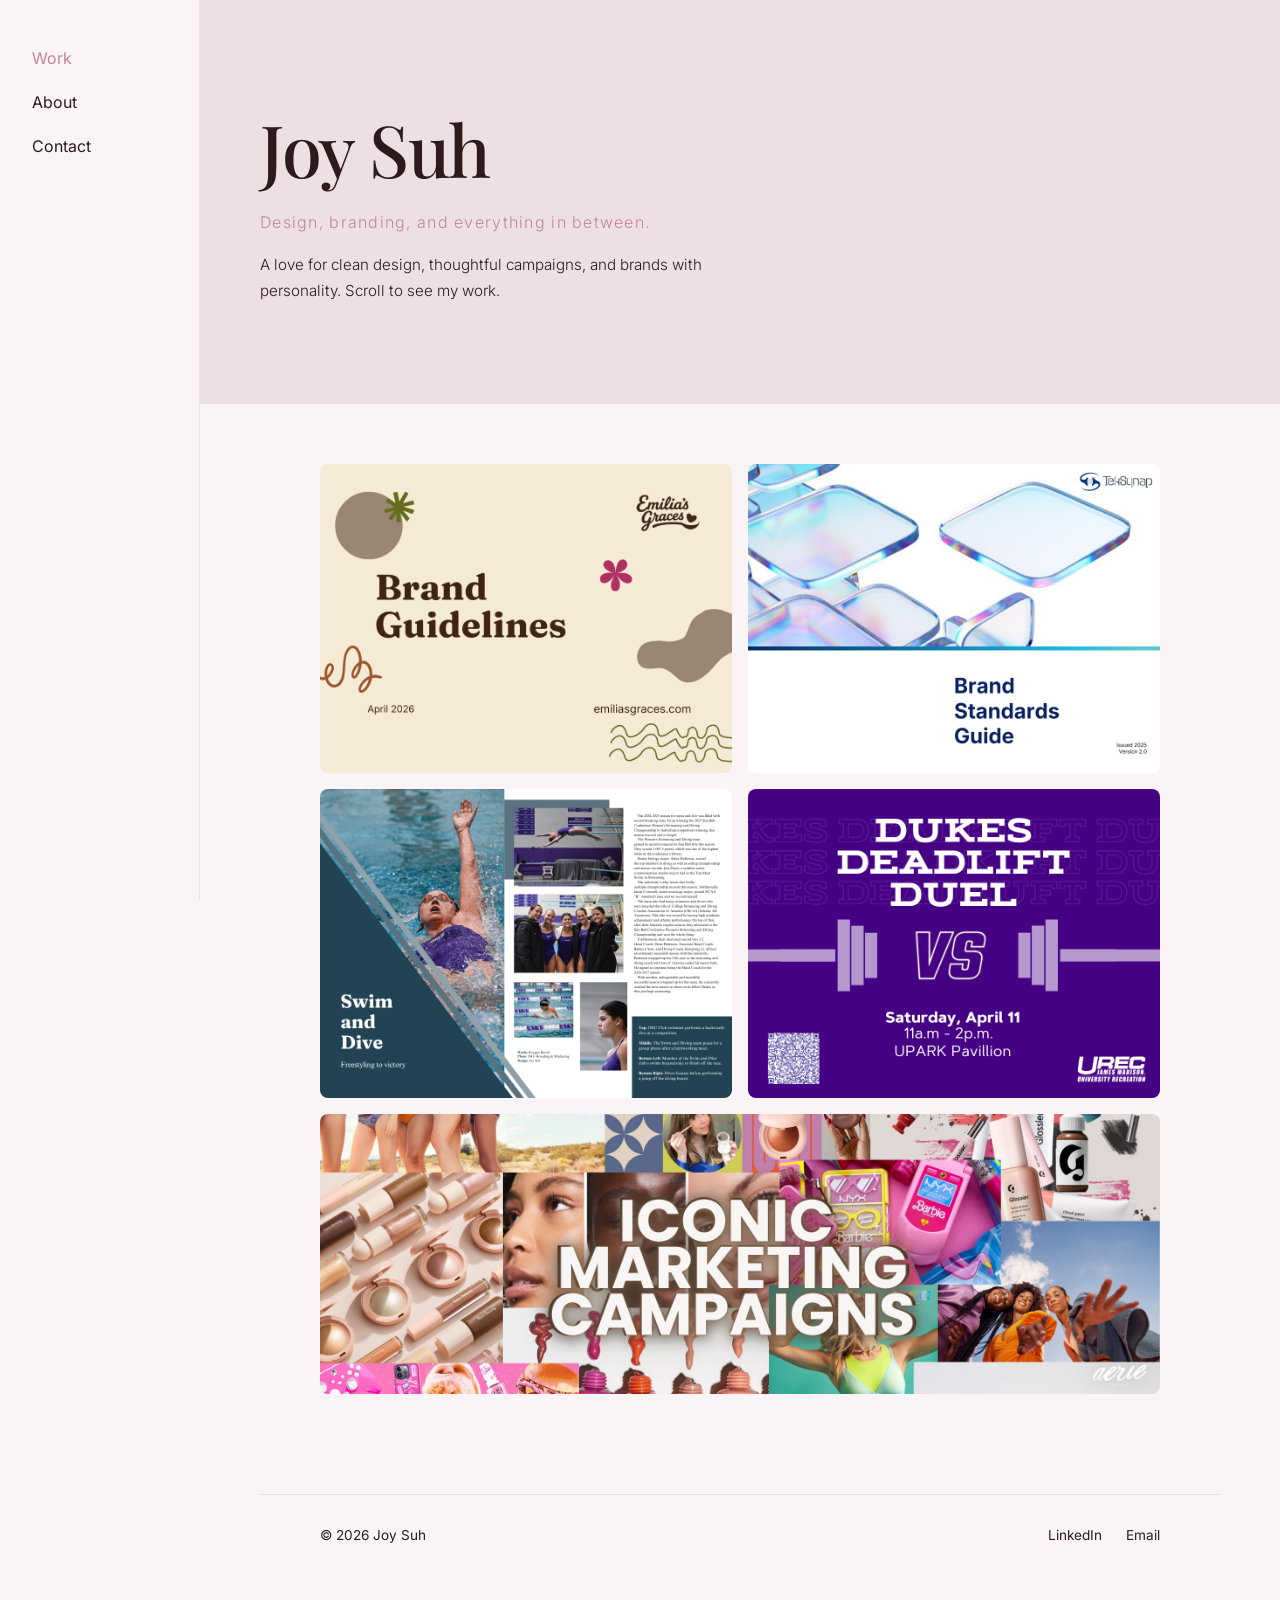
<file: index.html>
<!DOCTYPE html>
<html lang="en">
<head>
  <meta charset="UTF-8">
  <meta name="viewport" content="width=device-width, initial-scale=1.0">
  <title>Joy Suh</title>
  <link rel="stylesheet" href="style.css">
  <link href="https://fonts.googleapis.com/css2?family=Inter:wght@300;400;500;600&display=swap" rel="stylesheet">
</head>
<body>
  <nav class="sidenav">
    <div class="sidenav-top">
      <div class="sidenav-name"><a href="index.html">Joy Suh</a></div>
      <button class="burger" aria-label="Toggle menu" onclick="document.querySelector('.sidenav-links').classList.toggle('open')">
        <span></span><span></span><span></span>
      </button>
    </div>
    <ul class="sidenav-links">
      <li><a href="index.html" class="active">Work</a></li>
      <li><a href="about.html">About</a></li>
      <li><a href="mailto:joysuh3@gmail.com">Contact</a></li>
    </ul>
  </nav>
  <main class="main-content">
    <section class="hero">
      <h1 class="hero-name">Joy Suh</h1>
      <p class="hero-tagline">Design, branding, and everything in between.</p>
      <p class="hero-intro">A love for clean design, thoughtful campaigns, and brands with personality. Scroll to see my work.</p>
    </section>
    <section class="work-grid" id="work">
      <a href="emilias.html" class="tile">
        <img src="images/emiliascover.png" alt="Emilia's Graces">
        <div class="tile-overlay">
          <p class="tile-title">Emilia's Graces</p>
          <p class="tile-sub">Brand Identity</p>
        </div>
      </a>
      <a href="teksynap.html" class="tile">
        <img src="images/tekcover.png" alt="Teksynap">
        <div class="tile-overlay">
          <p class="tile-title">TekSynap</p>
          <p class="tile-sub">Brand Standards</p>
        </div>
      </a>
      <a href="bluestone.html" class="tile">
        <img src="images/yearbookcover.png" alt="The Bluestone">
        <div class="tile-overlay">
          <p class="tile-title">The Bluestone</p>
          <p class="tile-sub">Editorial Design</p>
        </div>
      </a>
      <a href="urec.html" class="tile">
        <img src="images/ureccover.png" alt="UREC">
        <div class="tile-overlay">
          <p class="tile-title">UREC</p>
          <p class="tile-sub">Social & Print Campaigns</p>
        </div>
      </a>
    </section>
    <section class="featured-project">
      <a href="babeedit.html" class="tile tile-featured">
        <img src="images/babeeditcover.png" alt="The Babe Edit">
        <div class="tile-overlay">
          <p class="tile-title">The Babe Edit</p>
          <p class="tile-sub">Editorial Site · Beauty & Fashion Marketing</p>
        </div>
      </a>
    </section>
    <footer class="footer">
      <p>© 2026 Joy Suh</p>
      <div class="footer-links">
        <a href="https://www.linkedin.com/in/joy-suh/" target="_blank">LinkedIn</a>
        <a href="mailto:joysuh3@gmail.com">Email</a>
      </div>
    </footer>
  </main>
</body>
</html>
</file>
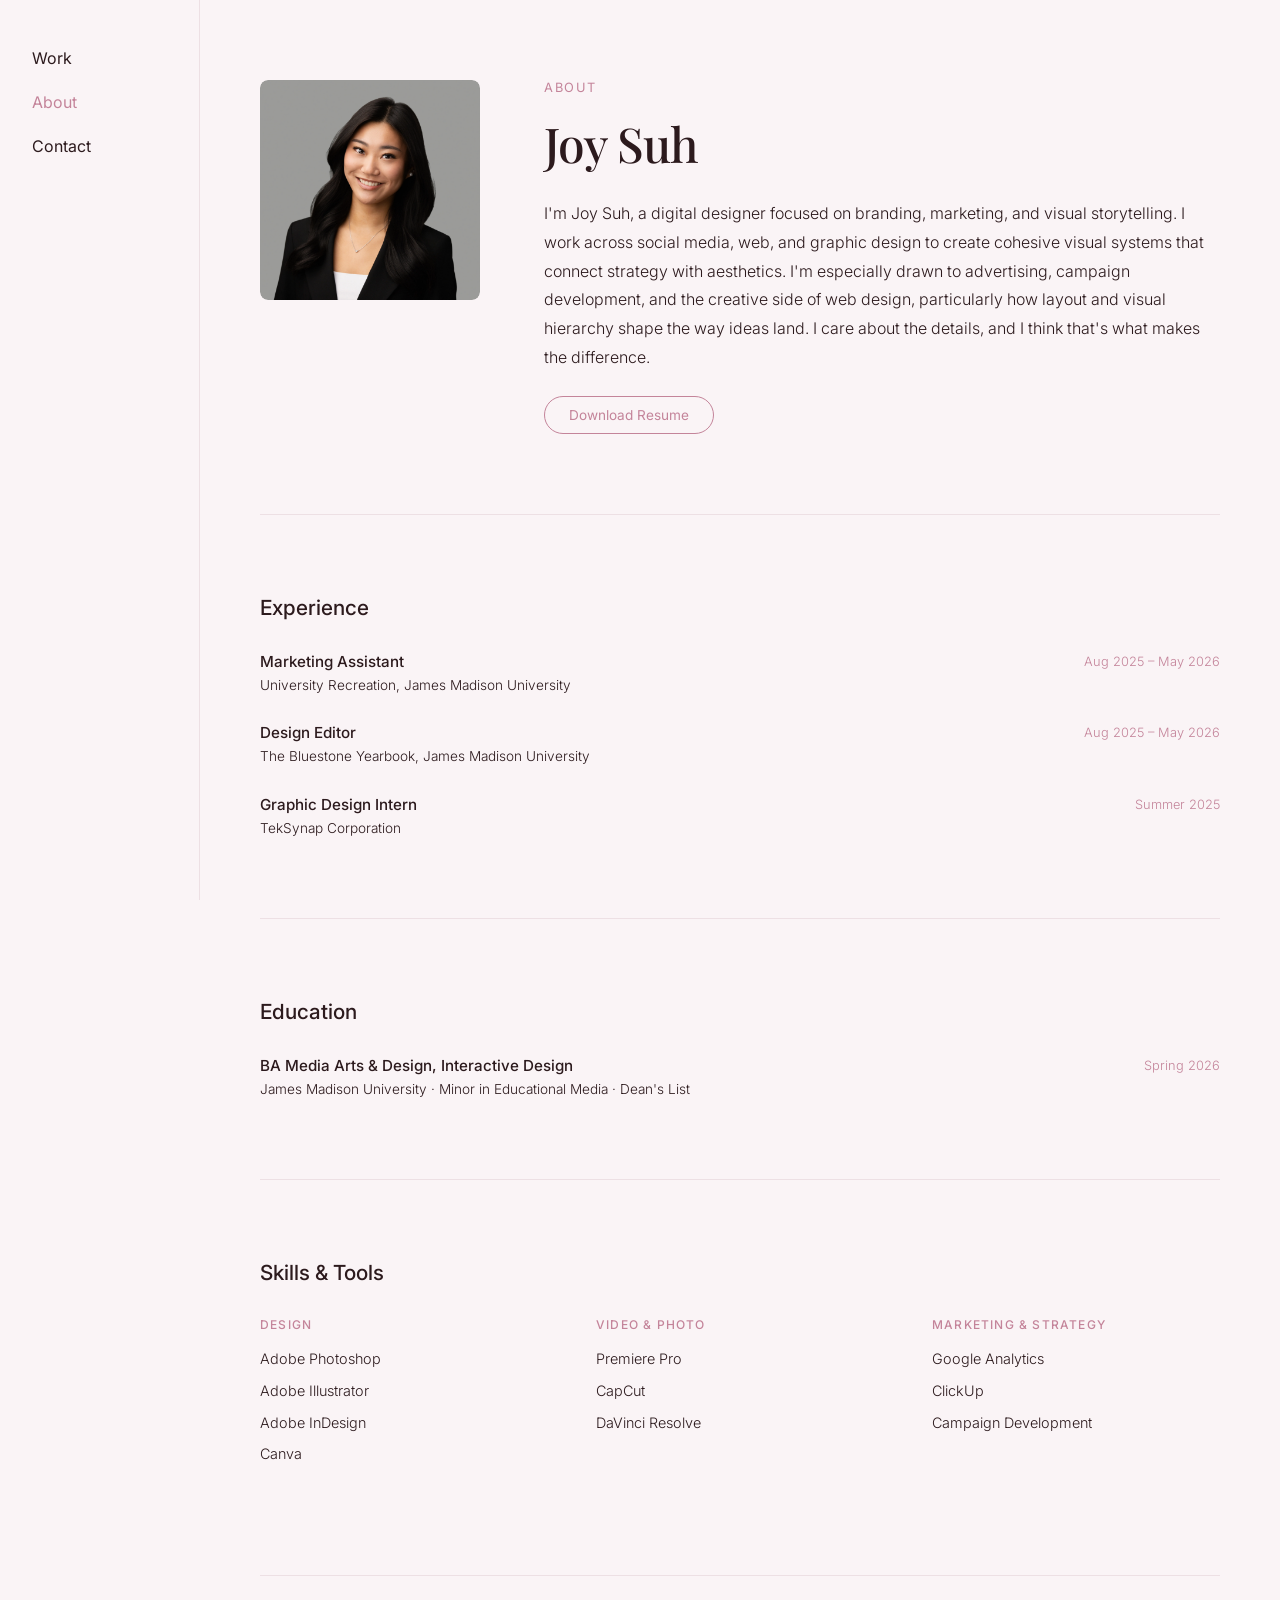
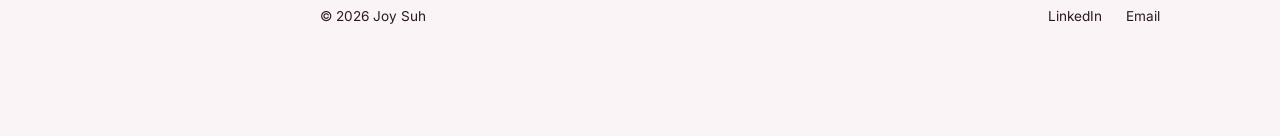
<file: about.html>
<!DOCTYPE html>
<html lang="en">
<head>
  <meta charset="UTF-8">
  <meta name="viewport" content="width=device-width, initial-scale=1.0">
  <title>About — Joy Suh</title>
  <link rel="stylesheet" href="style.css">
  <link rel="stylesheet" href="about.css">
  <link href="https://fonts.googleapis.com/css2?family=Inter:wght@300;400;500;600&display=swap" rel="stylesheet">
</head>
<body>
  <nav class="sidenav">
    <div class="sidenav-top">
      <div class="sidenav-name"><a href="index.html">Joy Suh</a></div>
      <button class="burger" aria-label="Toggle menu" onclick="document.querySelector('.sidenav-links').classList.toggle('open')">
        <span></span><span></span><span></span>
      </button>
    </div>
    <ul class="sidenav-links">
      <li><a href="index.html">Work</a></li>
      <li><a href="about.html" class="active">About</a></li>
      <li><a href="mailto:joysuh3@gmail.com">Contact</a></li>
    </ul>
  </nav>
  <main class="main-content">
    <section class="about-hero">
      <div class="about-photo">
        <img src="images/about/joy.webp" alt="Joy Suh">
      </div>
      <div class="about-text">
        <p class="about-label">About</p>
        <h1 class="about-name">Joy Suh</h1>
        <p class="about-bio">I'm Joy Suh, a digital designer focused on branding, marketing, and visual storytelling. I work across social media, web, and graphic design to create cohesive visual systems that connect strategy with aesthetics. I'm especially drawn to advertising, campaign development, and the creative side of web design, particularly how layout and visual hierarchy shape the way ideas land. I care about the details, and I think that's what makes the difference.</p>
        <a href="Joy_Suh_Resume.pdf" target="_blank" class="resume-link">Download Resume</a>
      </div>
    </section>
    <hr class="section-divider">
    <section class="experience-section">
      <h2 class="section-title">Experience</h2>
      <div class="experience-list">
        <div class="experience-item">
          <div class="experience-left">
            <p class="experience-role">Marketing Assistant</p>
            <p class="experience-company">University Recreation, James Madison University</p>
          </div>
          <p class="experience-date">Aug 2025 – May 2026</p>
        </div>
        <div class="experience-item">
          <div class="experience-left">
            <p class="experience-role">Design Editor</p>
            <p class="experience-company">The Bluestone Yearbook, James Madison University</p>
          </div>
          <p class="experience-date">Aug 2025 – May 2026</p>
        </div>
        <div class="experience-item">
          <div class="experience-left">
            <p class="experience-role">Graphic Design Intern</p>
            <p class="experience-company">TekSynap Corporation</p>
          </div>
          <p class="experience-date">Summer 2025</p>
        </div>
      </div>
    </section>
    <hr class="section-divider">
    <section class="experience-section">
      <h2 class="section-title">Education</h2>
      <div class="experience-list">
        <div class="experience-item">
          <div class="experience-left">
            <p class="experience-role">BA Media Arts & Design, Interactive Design</p>
            <p class="experience-company">James Madison University · Minor in Educational Media · Dean's List</p>
          </div>
          <p class="experience-date">Spring 2026</p>
        </div>
      </div>
    </section>
    <hr class="section-divider">
    <section class="skills-section">
      <h2 class="section-title">Skills & Tools</h2>
      <div class="skills-grid">
        <div class="skills-group">
          <p class="skills-label">Design</p>
          <ul class="skills-list">
            <li>Adobe Photoshop</li>
            <li>Adobe Illustrator</li>
            <li>Adobe InDesign</li>
            <li>Canva</li>
          </ul>
        </div>
        <div class="skills-group">
          <p class="skills-label">Video & Photo</p>
          <ul class="skills-list">
            <li>Premiere Pro</li>
            <li>CapCut</li>
            <li>DaVinci Resolve</li>
          </ul>
        </div>
        <div class="skills-group">
          <p class="skills-label">Marketing & Strategy</p>
          <ul class="skills-list">
            <li>Google Analytics</li>
            <li>ClickUp</li>
            <li>Campaign Development</li>
          </ul>
        </div>
      </div>
    </section>
    <footer class="footer">
      <p>© 2026 Joy Suh</p>
      <div class="footer-links">
        <a href="https://www.linkedin.com/in/joy-suh/" target="_blank">LinkedIn</a>
        <a href="mailto:joysuh3@gmail.com">Email</a>
      </div>
    </footer>
  </main>
</body>
</html>
</file>
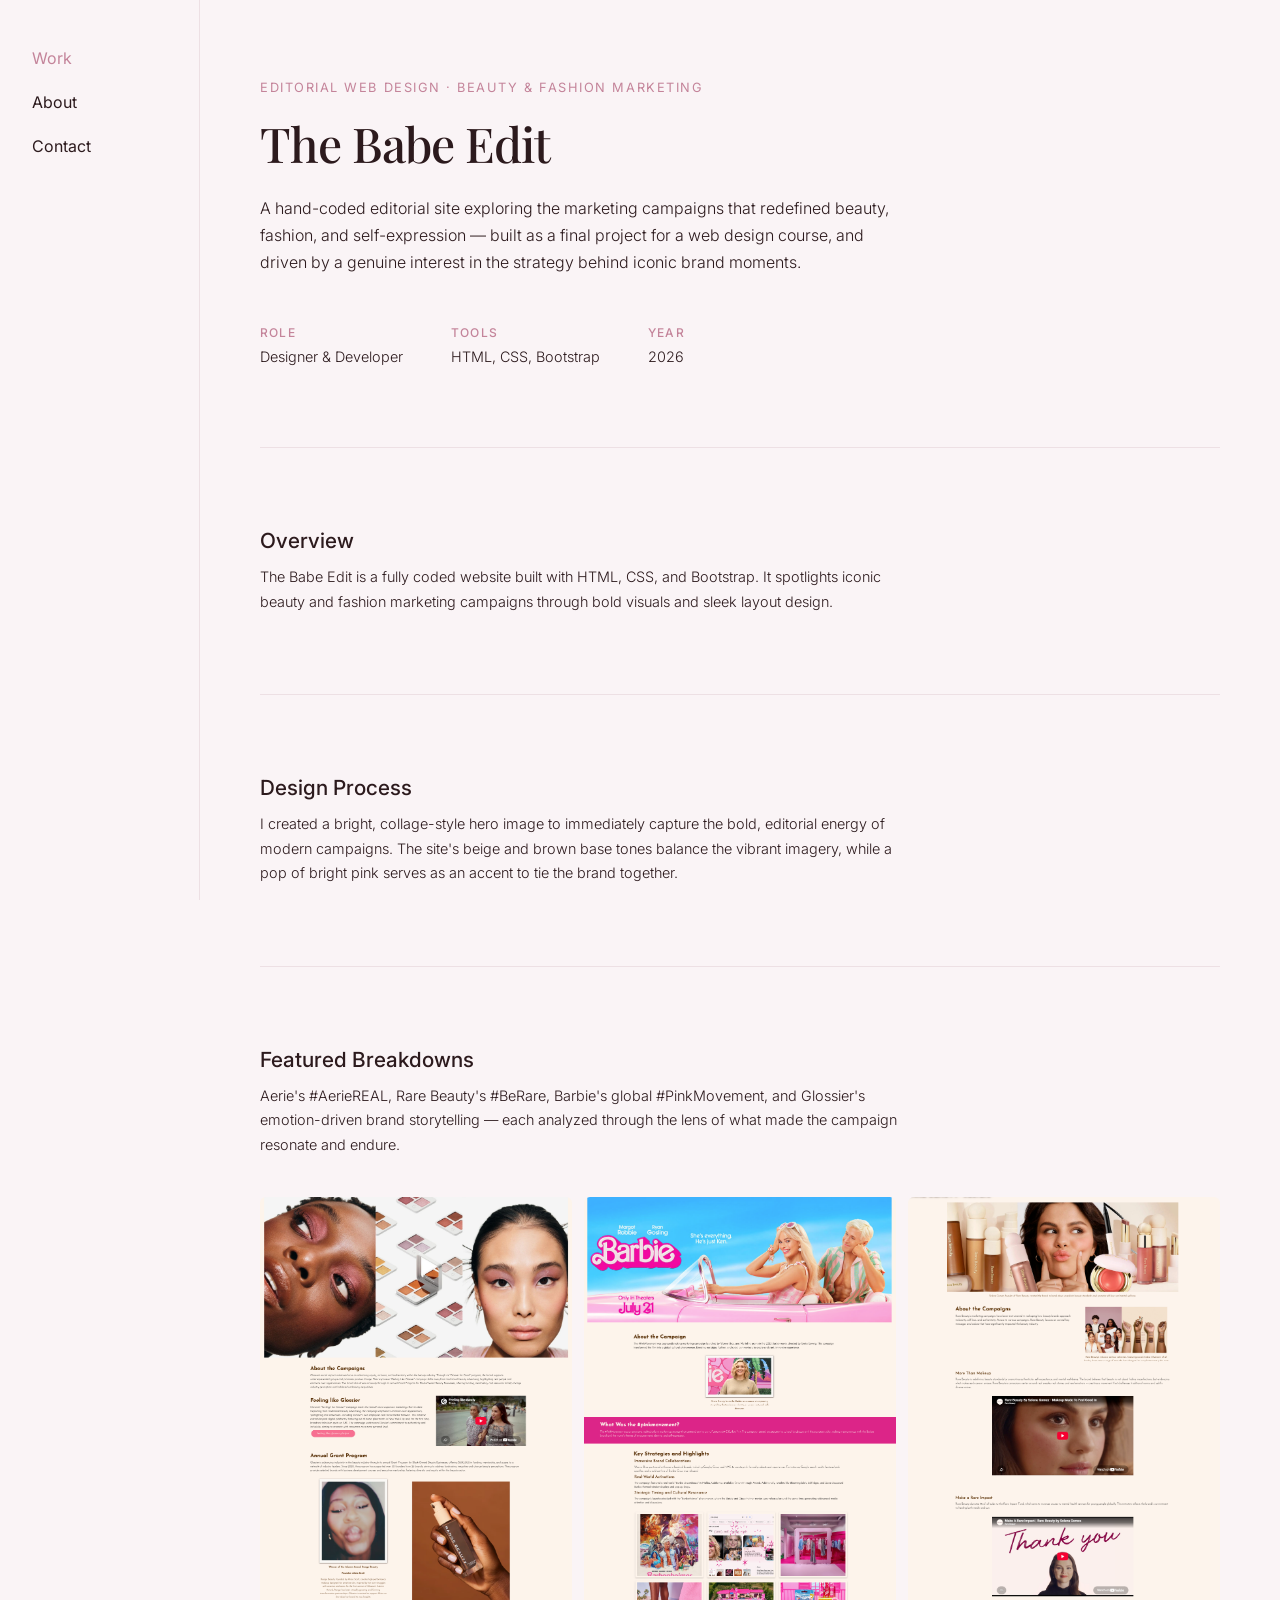
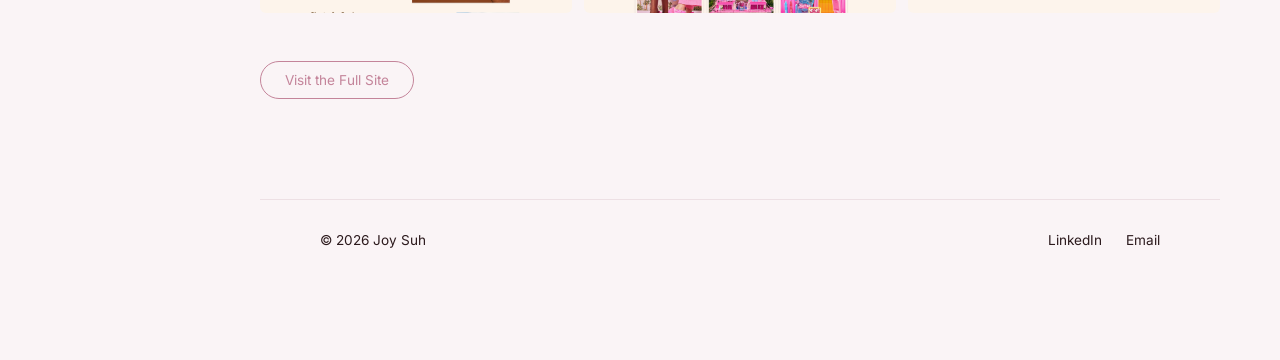
<file: babeedit.html>
<!DOCTYPE html>
<html lang="en">
<head>
  <meta charset="UTF-8">
  <meta name="viewport" content="width=device-width, initial-scale=1.0">
  <title>The Babe Edit — Joy Suh</title>
  <link rel="stylesheet" href="style.css">
  <link rel="stylesheet" href="babeedit.css">
  <link href="https://fonts.googleapis.com/css2?family=Inter:wght@300;400;500;600&display=swap" rel="stylesheet">
</head>
<body>
  <nav class="sidenav">
    <div class="sidenav-top">
      <div class="sidenav-name"><a href="index.html">Joy Suh</a></div>
      <button class="burger" aria-label="Toggle menu" onclick="document.querySelector('.sidenav-links').classList.toggle('open')">
        <span></span><span></span><span></span>
      </button>
    </div>
    <ul class="sidenav-links">
      <li><a href="index.html" class="active">Work</a></li>
      <li><a href="about.html">About</a></li>
      <li><a href="mailto:joysuh3@gmail.com">Contact</a></li>
    </ul>
  </nav>
  <main class="main-content">
    <section class="project-hero">
      <p class="project-label">Editorial Web Design · Beauty & Fashion Marketing</p>
      <h1 class="project-title">The Babe Edit</h1>
      <p class="project-desc">A hand-coded editorial site exploring the marketing campaigns that redefined beauty, fashion, and self-expression — built as a final project for a web design course, and driven by a genuine interest in the strategy behind iconic brand moments.</p>
      <div class="project-meta">
        <div class="meta-item">
          <p class="meta-label">Role</p>
          <p class="meta-value">Designer & Developer</p>
        </div>
        <div class="meta-item">
          <p class="meta-label">Tools</p>
          <p class="meta-value">HTML, CSS, Bootstrap</p>
        </div>
        <div class="meta-item">
          <p class="meta-label">Year</p>
          <p class="meta-value">2026</p>
        </div>
      </div>
    </section>
    <hr class="section-divider">
    <section class="project-section">
      <h2 class="section-title">Overview</h2>
      <p class="section-desc">The Babe Edit is a fully coded website built with HTML, CSS, and Bootstrap. It spotlights iconic beauty and fashion marketing campaigns through bold visuals and sleek layout design.</p>
    </section>
    <hr class="section-divider">
    <section class="project-section">
      <h2 class="section-title">Design Process</h2>
      <p class="section-desc">I created a bright, collage-style hero image to immediately capture the bold, editorial energy of modern campaigns. The site's beige and brown base tones balance the vibrant imagery, while a pop of bright pink serves as an accent to tie the brand together.</p>
    </section>
    <hr class="section-divider">
    <section class="project-section">
      <h2 class="section-title">Featured Breakdowns</h2>
      <p class="section-desc">Aerie's #AerieREAL, Rare Beauty's #BeRare, Barbie's global #PinkMovement, and Glossier's emotion-driven brand storytelling — each analyzed through the lens of what made the campaign resonate and endure.</p>
      <div class="campaign-grid">
        <img src="images/babeedit/glossier-page.png" alt="Glossier campaign breakdown">
        <img src="images/babeedit/barbie-page.png" alt="Barbie campaign breakdown">
        <img src="images/babeedit/rarebeauty-page.png" alt="Rare Beauty campaign breakdown">
      </div>
    </section>
    
      <a href="https://joysuh3.github.io/thebabeedit/" target="_blank" class="guide-link">Visit the Full Site</a>
    </section>
    <footer class="footer">
      <p>© 2026 Joy Suh</p>
      <div class="footer-links">
        <a href="https://www.linkedin.com/in/joy-suh/" target="_blank">LinkedIn</a>
        <a href="mailto:joysuh3@gmail.com">Email</a>
      </div>
    </footer>
  </main>
</body>
</html>
</file>
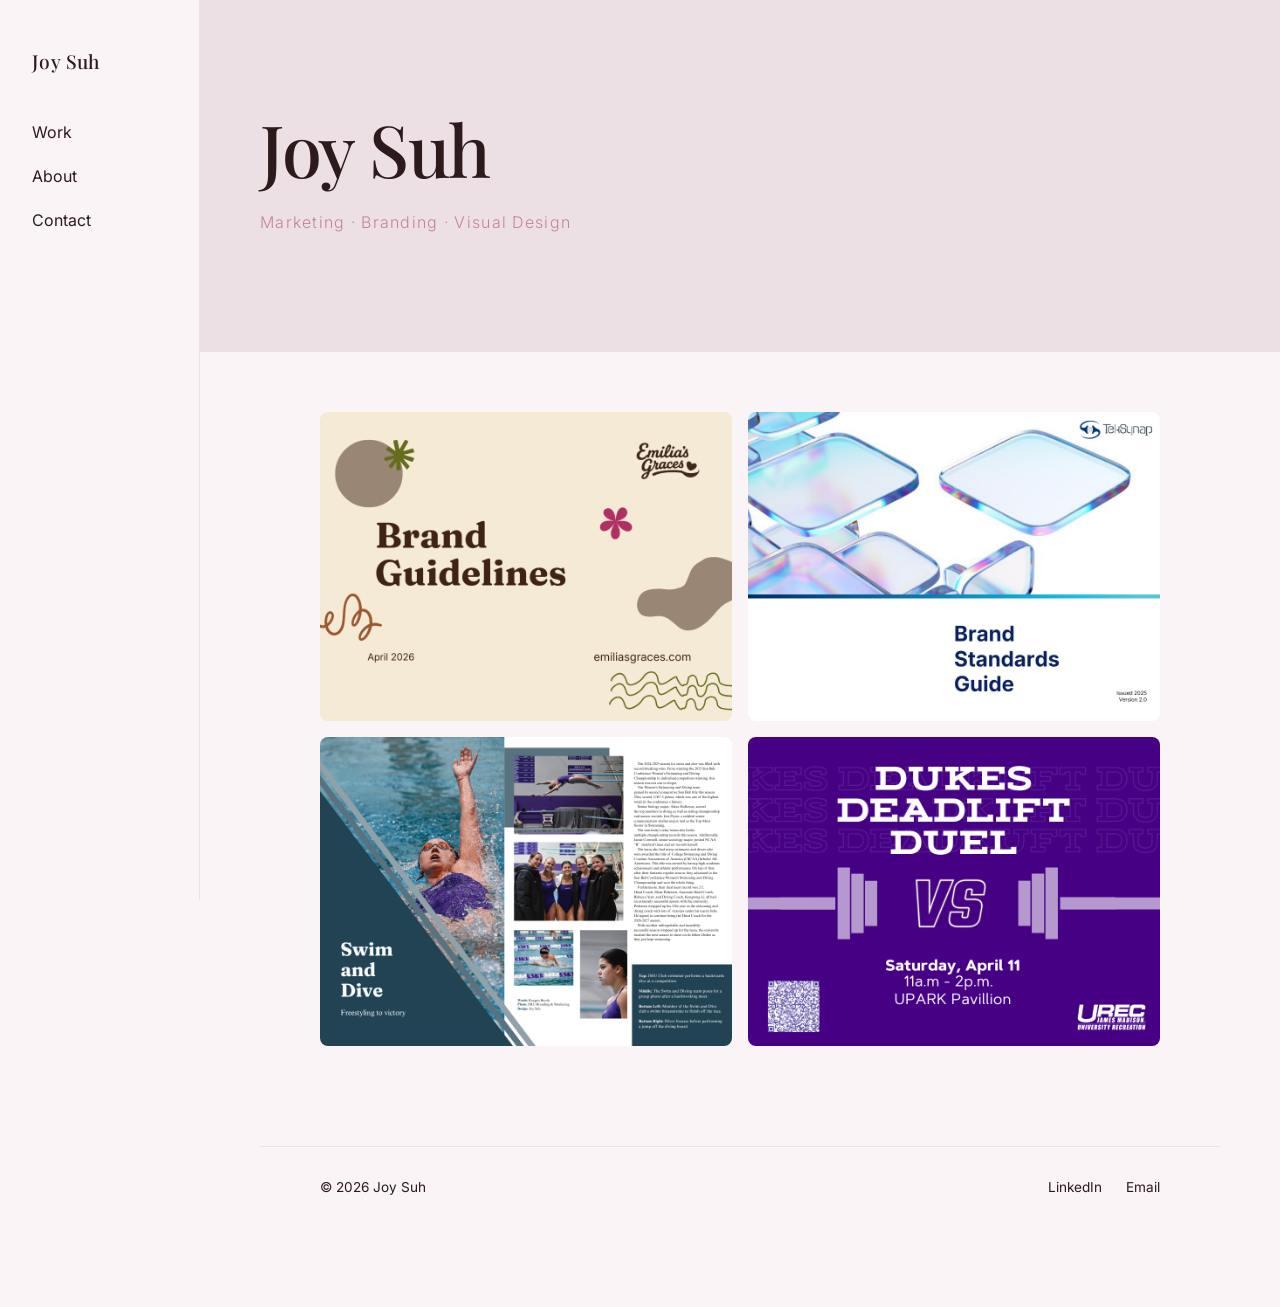
<file: portfolio.html>
<!DOCTYPE html>
<html lang="en">
<head>
  <meta charset="UTF-8">
  <meta name="viewport" content="width=device-width, initial-scale=1.0">
  <title>Joy Suh</title>
  <link rel="stylesheet" href="style.css">
  <link href="https://fonts.googleapis.com/css2?family=Inter:wght@300;400;500;600&display=swap" rel="stylesheet">
</head>
<body>

  <!-- SIDE NAV -->
  <nav class="sidenav">
    <div class="sidenav-name">Joy Suh</div>
    <ul class="sidenav-links">
      <li><a href="portfolio.html">Work</a></li>
      <li><a href="about.html">About</a></li>
      <li><a href="mailto:joysuh3@gmail.com">Contact</a></li>
    </ul>
  </nav>

  <!-- MAIN CONTENT -->
  <main class="main-content">

    <!-- HERO -->
    <section class="hero">
      <h1 class="hero-name">Joy Suh</h1>
      <p class="hero-tagline">Marketing · Branding · Visual Design</p>
    </section>

    <!-- WORK GRID -->
    <section class="work-grid" id="work">

      <a href="emilias.html" class="tile">
  <img src="images/emiliascover.png" alt="Emilia's Graces">
  <div class="tile-overlay">
    <p class="tile-title">Emilia's Graces</p>
    <p class="tile-sub">Brand Identity</p>
  </div>
</a>

      <a href="teksynap.html" class="tile">
        <img src="images/tekcover.png" alt="Teksynap">
        <div class="tile-overlay">
          <p class="tile-title">TekSynap</p>
          <p class="tile-sub">Brand Standards</p>
        </div>
      </a>

      <a href="bluestone.html" class="tile">
          <img src="images/yearbookcover.png" alt="Emilia's Graces">
        <div class="tile-overlay">
          <p class="tile-title">The Bluestone</p>
          <p class="tile-sub">Editorial Design</p>
        </div>
      </a>

      <a href="urec.html" class="tile">
        <img src="images/ureccover.png" alt="UREC">
        <div class="tile-overlay">
          <p class="tile-title">UREC</p>
          <p class="tile-sub">Social & Print Campaigns</p>
        </div>
      </a>

    </section>

     <!-- FOOTER -->
    <footer class="footer">
      <p>© 2026 Joy Suh</p>
      <div class="footer-links">
        <a href="https://www.linkedin.com/in/joy-suh/" target="_blank">LinkedIn</a>
        <a href="mailto:joysuh3@gmail.com">Email</a>
      </div>
    </footer>

  </main>
</body>
</html>
</file>
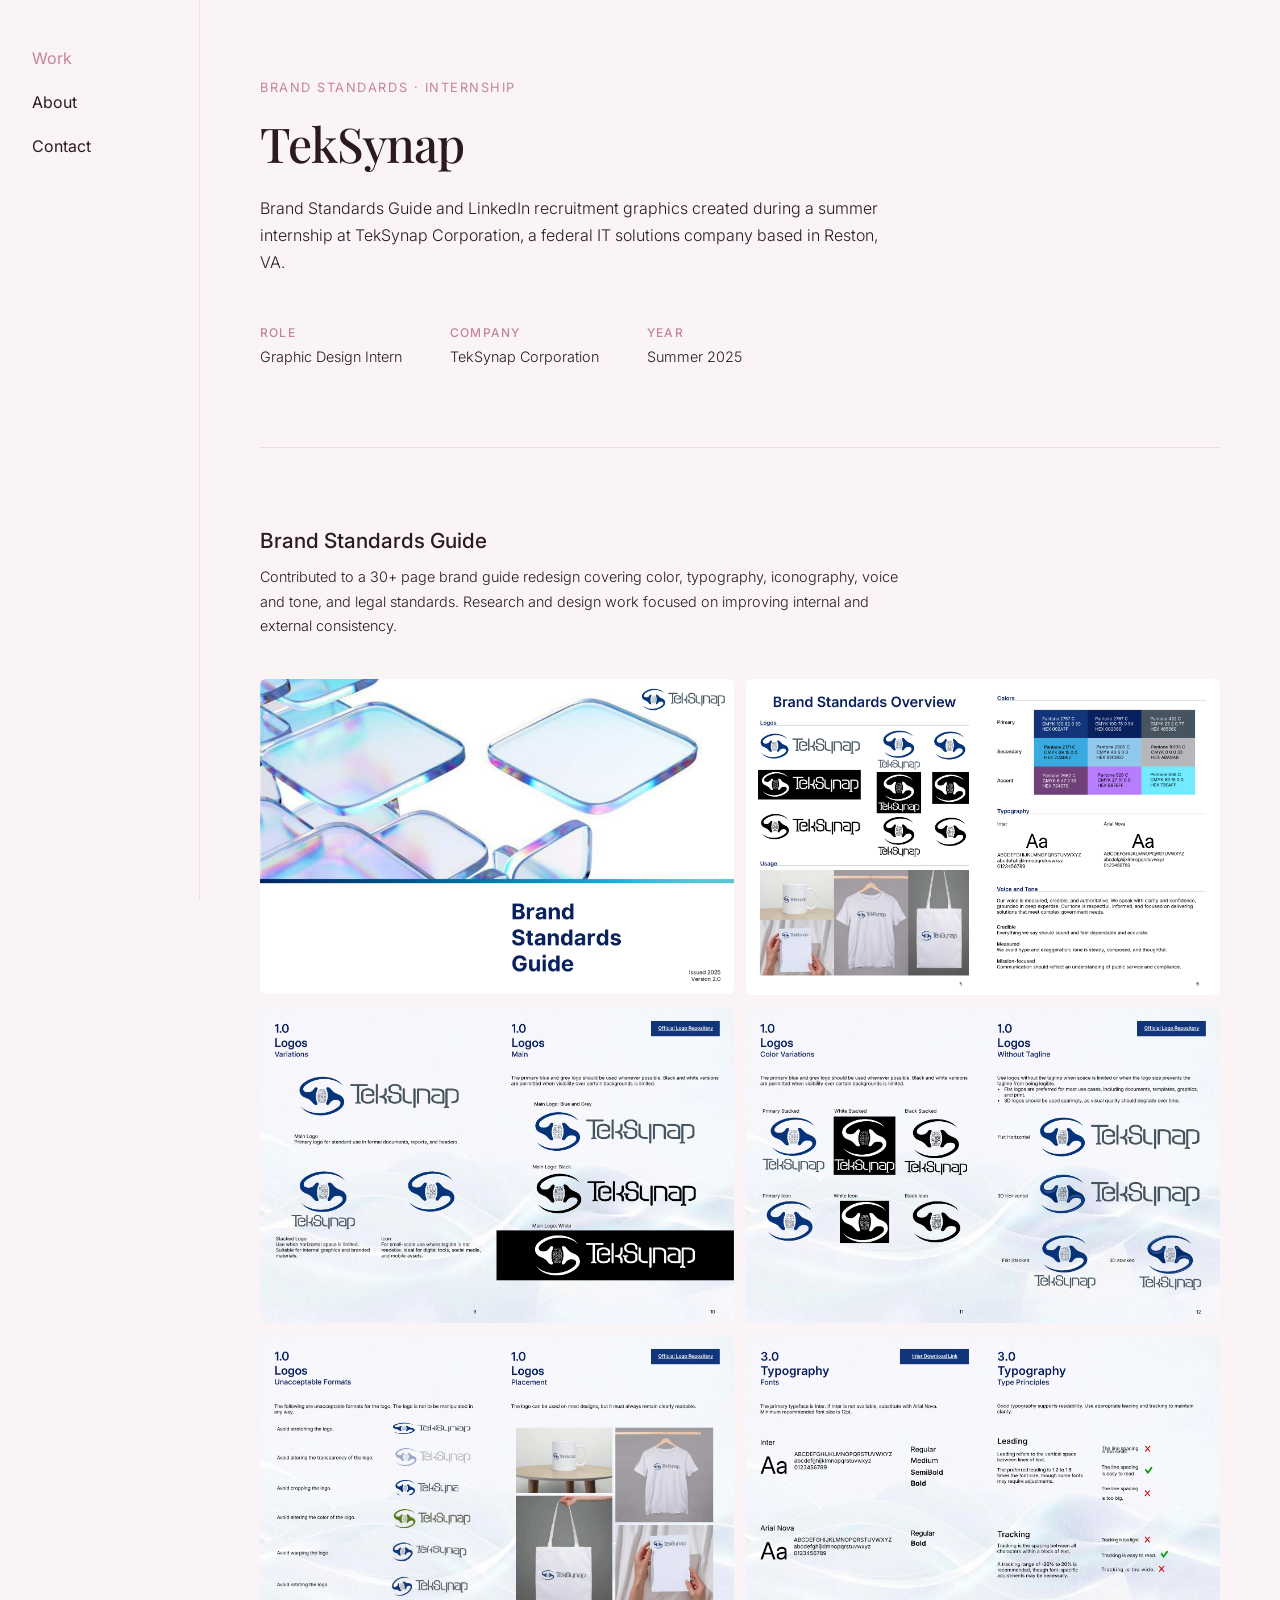
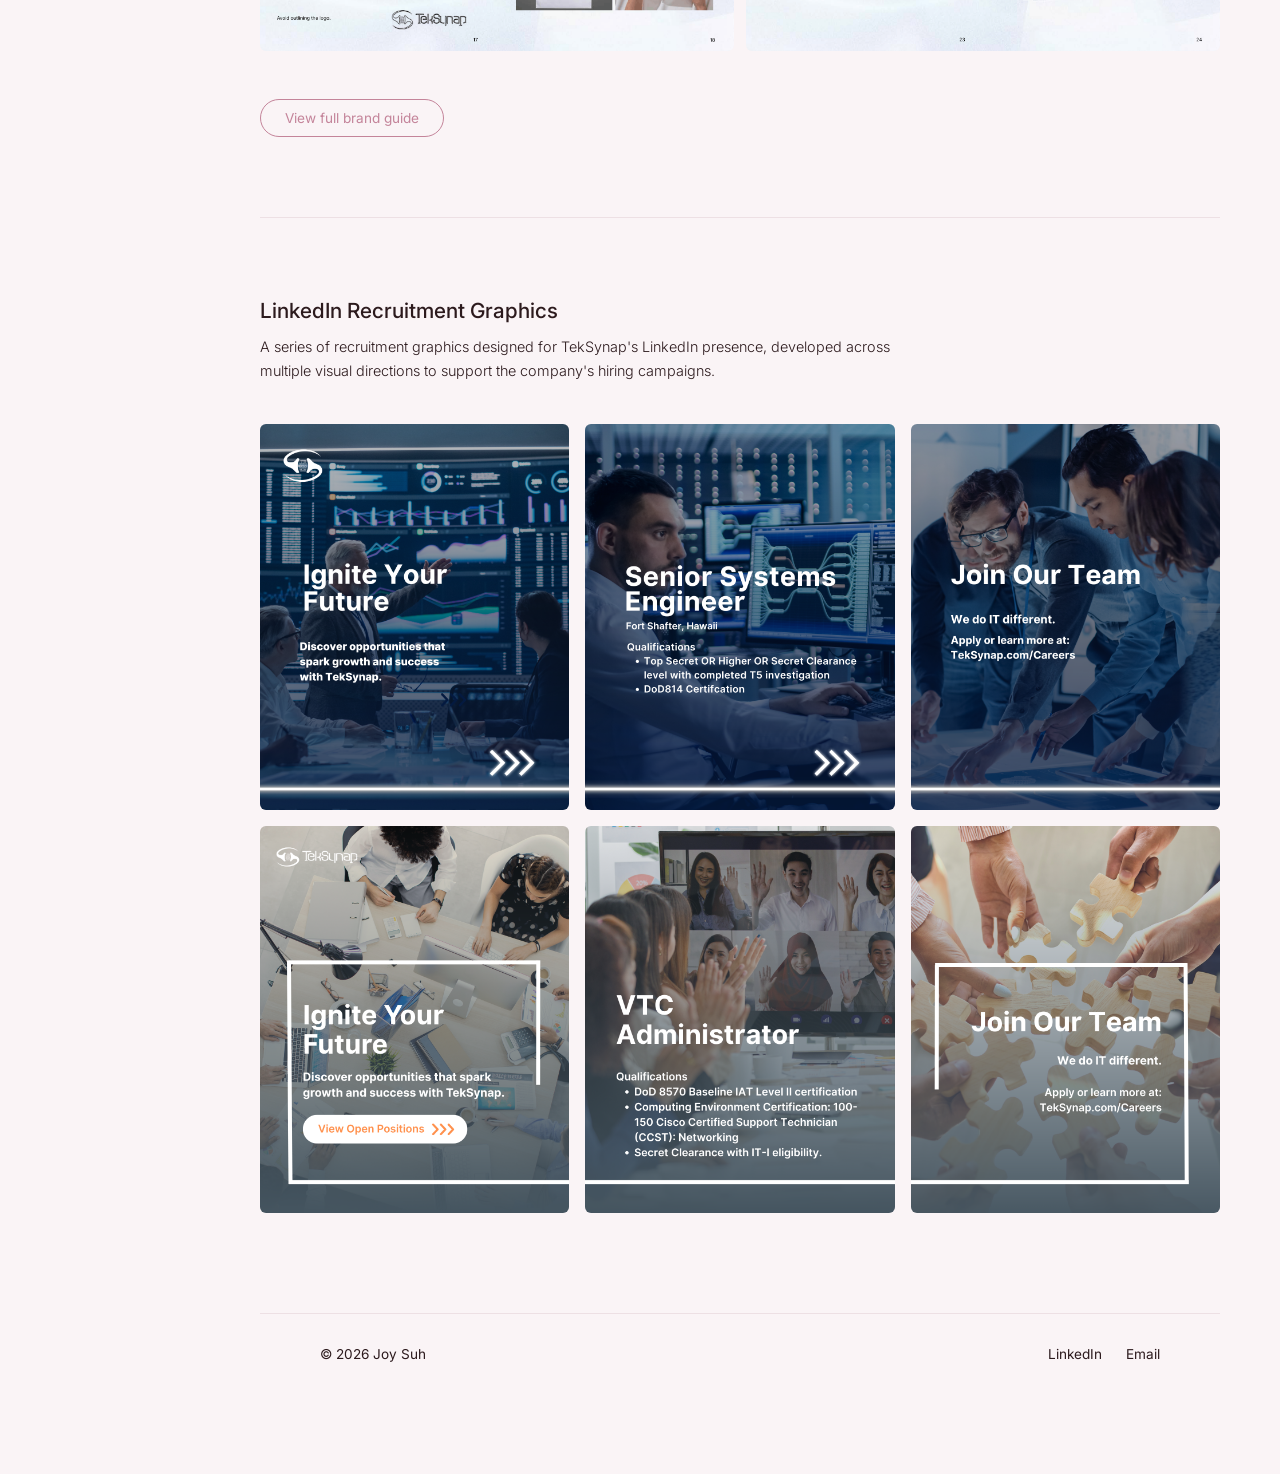
<file: teksynap.html>
<!DOCTYPE html>
<html lang="en">
<head>
  <meta charset="UTF-8">
  <meta name="viewport" content="width=device-width, initial-scale=1.0">
  <title>TekSynap — Joy Suh</title>
  <link rel="stylesheet" href="style.css">
  <link rel="stylesheet" href="teksynap.css">
  <link href="https://fonts.googleapis.com/css2?family=Inter:wght@300;400;500;600&display=swap" rel="stylesheet">
</head>
<body>
  <nav class="sidenav">
    <div class="sidenav-top">
      <div class="sidenav-name"><a href="index.html">Joy Suh</a></div>
      <button class="burger" aria-label="Toggle menu" onclick="document.querySelector('.sidenav-links').classList.toggle('open')">
        <span></span><span></span><span></span>
      </button>
    </div>
    <ul class="sidenav-links">
      <li><a href="index.html" class="active">Work</a></li>
      <li><a href="about.html">About</a></li>
      <li><a href="mailto:joysuh3@gmail.com">Contact</a></li>
    </ul>
  </nav>
  <main class="main-content">
    <section class="project-hero">
      <p class="project-label">Brand Standards · Internship</p>
      <h1 class="project-title">TekSynap</h1>
      <p class="project-desc">Brand Standards Guide and LinkedIn recruitment graphics created during a summer internship at TekSynap Corporation, a federal IT solutions company based in Reston, VA.</p>
      <div class="project-meta">
        <div class="meta-item">
          <p class="meta-label">Role</p>
          <p class="meta-value">Graphic Design Intern</p>
        </div>
        <div class="meta-item">
          <p class="meta-label">Company</p>
          <p class="meta-value">TekSynap Corporation</p>
        </div>
        <div class="meta-item">
          <p class="meta-label">Year</p>
          <p class="meta-value">Summer 2025</p>
        </div>
      </div>
    </section>
    <hr class="section-divider">
    <section class="project-section">
      <h2 class="section-title">Brand Standards Guide</h2>
      <p class="section-desc">Contributed to a 30+ page brand guide redesign covering color, typography, iconography, voice and tone, and legal standards. Research and design work focused on improving internal and external consistency.</p>
      <div class="guide-grid">
        <img src="images/teksynap/guide-cover.png" alt="Brand guide cover">
        <img src="images/teksynap/guide-overview.png" alt="Brand overview">
        <img src="images/teksynap/guide-logo1.png" alt="Logo color variations">
        <img src="images/teksynap/guide-logo2.png" alt="Logo with tagline">
        <img src="images/teksynap/guide-logo3.png" alt="Logo placement">
        <img src="images/teksynap/guide-typography.png" alt="Typography">
      </div>
      <a href="https://indd.adobe.com/view/52d6e8ff-d573-4598-ba66-d08be859df00" target="_blank" class="guide-link">View full brand guide</a>
    </section>
    <hr class="section-divider">
    <section class="project-section">
      <h2 class="section-title">LinkedIn Recruitment Graphics</h2>
      <p class="section-desc">A series of recruitment graphics designed for TekSynap's LinkedIn presence, developed across multiple visual directions to support the company's hiring campaigns.</p>
      <div class="linkedin-grid">
        <img src="images/teksynap/linkedin-blue-cover.png" alt="Ignite Your Future">
        <img src="images/teksynap/linkedin-blue-job.png" alt="Oracle Apex Software Engineer">
        <img src="images/teksynap/linkedin-blue-end.png" alt="Join Our Team">
        <img src="images/teksynap/linkedin-grey-cover.png" alt="Ignite Your Future">
        <img src="images/teksynap/linkedin-grey-job.png" alt="Cyber Security Auditor">
        <img src="images/teksynap/linkedin-grey-end.png" alt="We're Hiring">
      </div>
    </section>
    <footer class="footer">
      <p>© 2026 Joy Suh</p>
      <div class="footer-links">
        <a href="https://www.linkedin.com/in/joy-suh/" target="_blank">LinkedIn</a>
        <a href="mailto:joysuh3@gmail.com">Email</a>
      </div>
    </footer>
  </main>
</body>
</html>
</file>
<file: style.css>
@import url('https://fonts.googleapis.com/css2?family=Playfair+Display:wght@400;500&family=Inter:wght@300;400;500;600&display=swap');

*, *::before, *::after {
  box-sizing: border-box;
  margin: 0;
  padding: 0;
}
body {
  font-family: 'Inter', sans-serif;
  background-color: #FAF4F6;
  color: #2C1A1D;
  display: flex;
  min-height: 100vh;
  font-size: 17px;
}
a {
  text-decoration: none;
  color: inherit;
}
.sidenav {
  position: fixed;
  top: 0;
  left: 0;
  width: 200px;
  height: 100vh;
  background-color: #FAF4F6;
  border-right: 1px solid #EDE0E4;
  display: flex;
  flex-direction: column;
  padding: 48px 32px;
  z-index: 100;
}
.sidenav-top {
  display: none;
}
.burger {
  display: none;
}
.sidenav-name {
  font-family: 'Playfair Display', serif;
  font-size: 1.2rem;
  font-weight: 500;
  color: #2C1A1D;
  margin-bottom: 48px;
  letter-spacing: 0.02em;
}
.sidenav-links {
  list-style: none;
  display: flex;
  flex-direction: column;
  gap: 24px;
}
.sidenav-links a {
  font-size: 1rem;
  font-weight: 400;
  color: #2C1A1D;
  transition: color 0.2s ease;
}
.sidenav-links a:hover {
  color: #C4849A;
}
.sidenav-links a.active {
  color: #C4849A;
}
.main-content {
  margin-left: 200px;
  padding: 80px 60px;
  flex: 1;
}
.hero {
  background-color: #EDE0E4;
  padding: 100px 60px;
  margin: -80px -60px 60px -60px;
}
.hero-name {
  font-family: 'Playfair Display', serif;
  font-size: 4.5rem;
  font-weight: 500;
  color: #2C1A1D;
  letter-spacing: -0.02em;
  margin-bottom: 16px;
}
.hero-tagline {
  font-size: 1rem;
  font-weight: 300;
  color: #C4849A;
  letter-spacing: 0.08em;
  margin-bottom: 20px;
}
.hero-intro {
  font-size: 0.95rem;
  font-weight: 300;
  color: #2C1A1D;
  line-height: 1.7;
  max-width: 480px;
}
.work-grid {
  display: grid;
  grid-template-columns: 1fr 1fr;
  gap: 16px;
  padding: 0 60px;
}
.tile {
  position: relative;
  overflow: hidden;
  border-radius: 8px;
  aspect-ratio: 4/3;
  display: block;
  background-color: #EDE0E4;
}
.tile img {
  width: 100%;
  height: 100%;
  object-fit: cover;
  display: block;
  transition: transform 0.4s ease;
}
.tile:hover img {
  transform: scale(1.04);
}
.tile-overlay {
  position: absolute;
  inset: 0;
  background-color: rgba(196, 132, 154, 0.88);
  display: flex;
  flex-direction: column;
  align-items: center;
  justify-content: center;
  opacity: 0;
  transition: opacity 0.3s ease;
}
.tile:hover .tile-overlay {
  opacity: 1;
}
.tile-title {
  color: #FFFFFF;
  font-size: 1.4rem;
  font-weight: 700;
  letter-spacing: 0.02em;
  margin-bottom: 6px;
  text-shadow: 0 1px 4px rgba(44, 26, 29, 0.3);
}
.tile-sub {
  color: #FAF4F6;
  font-size: 0.98rem;
  font-weight: 400;
  letter-spacing: 0.06em;
  text-shadow: 0 1px 4px rgba(44, 26, 29, 0.3);
}
.featured-project {
  padding: 0 60px;
  margin-top: 16px;
  display: flex;
}

.tile-featured {
  width: 100%;
  height: 280px;
}

.footer {
  margin-top: 100px;
  padding: 32px 60px;
  border-top: 1px solid #EDE0E4;
  display: flex;
  justify-content: space-between;
  align-items: center;
  font-size: 0.85rem;
  color: #2C1A1D;
}
.footer-links {
  display: flex;
  gap: 24px;
}
.footer-links a {
  color: #2C1A1D;
  transition: color 0.2s ease;
}
.footer-links a:hover {
  color: #C4849A;
}

/* ── TABLET & MOBILE ── */
@media (max-width: 768px) {
  body {
    flex-direction: column;
  }
  .sidenav {
    position: relative;
    width: 100%;
    height: auto;
    flex-direction: column;
    padding: 16px 24px;
    border-right: none;
    border-bottom: 1px solid #EDE0E4;
  }
  .sidenav-top {
    display: flex;
    justify-content: space-between;
    align-items: center;
    width: 100%;
  }
  .sidenav-name {
    margin-bottom: 0;
  }
  .burger {
    display: flex;
    flex-direction: column;
    gap: 5px;
    background: none;
    border: none;
    cursor: pointer;
    padding: 4px;
  }
  .burger span {
    display: block;
    width: 22px;
    height: 2px;
    background-color: #2C1A1D;
    border-radius: 2px;
  }
  .sidenav-links {
    display: none;
    flex-direction: column;
    gap: 16px;
    padding: 16px 0 8px;
  }
  .sidenav-links.open {
    display: flex;
  }
  .main-content {
    margin-left: 0 !important;
    padding: 40px 24px !important;
  }
  .hero {
    padding: 60px 24px;
    margin: -40px -24px 40px -24px;
  }
  .hero-name {
    font-size: 3rem;
  }
  .work-grid {
    padding: 0;
    gap: 12px;
  }
.featured-project {
  padding: 0 60px;
  margin-top: 16px;
  display: flex;
}

.tile-featured {
  width: 100%;
  aspect-ratio: 16 / 6;
  max-height: 320px;
}
  .footer {
    padding: 32px 24px;
    flex-direction: column;
    gap: 12px;
    text-align: center;
  }
}

/* ── MOBILE ── */
@media (max-width: 480px) {
  .hero-name {
    font-size: 2.4rem;
  }
  .hero-tagline {
    font-size: 0.9rem;
  }
  .hero-intro {
    font-size: 0.88rem;
  }
  .work-grid {
    grid-template-columns: 1fr;
  }
  .tile-featured {
    aspect-ratio: 16 / 9;
  }
  .main-content {
    padding: 32px 20px !important;
  }
  .hero {
    padding: 48px 20px;
    margin: -32px -20px 32px -20px;
  }
}
</file>
<file: about.css>
.about-hero {
  display: flex;
  gap: 64px;
  align-items: flex-start;
  margin-bottom: 80px;
}
.about-photo {
  flex-shrink: 0;
  width: 220px; /* smaller overall */
  overflow: hidden;
  border-radius: 8px;
}

.about-photo img {
  width: 100%;
  height: auto;
  display: block;
  border-radius: 8px;
}
.about-text {
  flex: 1;
  max-width: 900px;
}
.about-label {
  font-size: 0.8rem;
  font-weight: 400;
  color: #C4849A;
  letter-spacing: 0.12em;
  text-transform: uppercase;
  margin-bottom: 16px;
}
.about-name {
  font-family: 'Playfair Display', serif;
  font-size: 3rem;
  font-weight: 500;
  color: #2C1A1D;
  letter-spacing: -0.02em;
  margin-bottom: 24px;
}
.about-bio {
  font-size: 1rem;
  font-weight: 300;
  color: #2C1A1D;
  line-height: 1.8;
}
.resume-link {
  display: inline-block;
  font-size: 0.85rem;
  font-weight: 400;
  color: #C4849A;
  text-decoration: none;
  border: 1px solid #C4849A;
  padding: 10px 24px;
  border-radius: 100px;
  margin-top: 24px;
  transition: all 0.2s ease;
}
.resume-link:hover {
  background-color: #C4849A;
  color: #FAF4F6;
}
.resume-section {
  margin-bottom: 80px;
}
.section-divider {
  border: none;
  border-top: 1px solid #EDE0E4;
  margin: 80px 0;
}
.section-title {
  font-size: 1.3rem;
  font-weight: 500;
  color: #2C1A1D;
  margin-bottom: 32px;
}
.experience-section {
  margin-bottom: 0;
}
.experience-list {
  display: flex;
  flex-direction: column;
  gap: 28px;
}
.experience-item {
  display: flex;
  justify-content: space-between;
  align-items: flex-start;
  gap: 24px;
}
.experience-left {
  flex: 1;
}
.experience-role {
  font-size: 0.95rem;
  font-weight: 500;
  color: #2C1A1D;
  margin-bottom: 4px;
}
.experience-company {
  font-size: 0.85rem;
  font-weight: 300;
  color: #2C1A1D;
  line-height: 1.5;
}
.experience-date {
  font-size: 0.8rem;
  font-weight: 300;
  color: #C4849A;
  white-space: nowrap;
  padding-top: 2px;
}
.skills-section {
  margin-bottom: 0;
}
.skills-grid {
  display: grid;
  grid-template-columns: repeat(3, 1fr);
  gap: 48px;
}
.skills-label {
  font-size: 0.75rem;
  font-weight: 500;
  color: #C4849A;
  letter-spacing: 0.1em;
  text-transform: uppercase;
  margin-bottom: 16px;
}
.skills-list {
  list-style: none;
  padding: 0;
  margin: 0;
}
.skills-list li {
  font-size: 0.9rem;
  font-weight: 300;
  color: #2C1A1D;
  line-height: 1.5;
  margin-bottom: 10px;
}


@media (max-width: 768px) {
  .about-hero {
    flex-direction: column;
    gap: 32px;
  }
  .about-photo {
    width: 100%;
  }
  .about-photo img {
    height: 300px;
  }
  .about-text {
    max-width: 100%;
  }
}
</file>
<file: babeedit.css>
.project-hero {
  max-width: 800px;
  margin-bottom: 80px;
}

.project-label {
  font-size: 0.8rem;
  font-weight: 400;
  color: #C4849A;
  letter-spacing: 0.12em;
  text-transform: uppercase;
  margin-bottom: 16px;
}

.project-title {
  font-family: 'Playfair Display', serif;
  font-size: 3rem;
  font-weight: 500;
  color: #2C1A1D;
  letter-spacing: -0.02em;
  margin-bottom: 20px;
}

.project-desc {
  font-size: 1rem;
  font-weight: 300;
  color: #2C1A1D;
  line-height: 1.7;
  margin-bottom: 48px;
  max-width: 640px;
}

.project-meta {
  display: flex;
  gap: 48px;
  flex-wrap: wrap;
}

.meta-label {
  font-size: 0.75rem;
  font-weight: 500;
  color: #C4849A;
  letter-spacing: 0.1em;
  text-transform: uppercase;
  margin-bottom: 6px;
}

.meta-value {
  font-size: 0.9rem;
  font-weight: 300;
  color: #2C1A1D;
  line-height: 1.5;
}

.section-divider {
  border: none;
  border-top: 1px solid #EDE0E4;
  margin: 80px 0;
}

.project-section {
  margin-bottom: 0;

}

.project-section .guide-link {
  margin-top: 0;
}

.section-title {
  font-size: 1.3rem;
  font-weight: 500;
  color: #2C1A1D;
  margin-bottom: 12px;
}

.section-desc {
  font-size: 0.9rem;
  font-weight: 300;
  color: #2C1A1D;
  line-height: 1.7;
  max-width: 640px;
  margin-bottom: 40px;
}



.guide-link {
  display: inline-block;
  font-size: 0.85rem;
  font-weight: 400;
  color: #C4849A;
  text-decoration: none;
  border: 1px solid #C4849A;
  padding: 10px 24px;
  border-radius: 100px;
  margin-top: 24px;
  transition: all 0.2s ease;
}
.guide-link:hover {
  background-color: #C4849A;
  color: #FAF4F6;
}

.campaign-grid {
  display: grid;
  grid-template-columns: repeat(3, 1fr);
  gap: 12px;
  margin-bottom: 24px;
}

.campaign-grid img {
  width: 100%;
  aspect-ratio: 3 / 4;
  object-fit: cover;
  border-radius: 6px;
  display: block;
}

@media (max-width: 700px) {
  .campaign-grid {
    grid-template-columns: 1fr;
  }
}
</file>
<file: teksynap.css>
.project-hero {
  max-width: 800px;
  margin-bottom: 80px;
}

.project-label {
  font-size: 0.8rem;
  font-weight: 400;
  color: #C4849A;
  letter-spacing: 0.12em;
  text-transform: uppercase;
  margin-bottom: 16px;
}

.project-title {
  font-family: 'Playfair Display', serif;
  font-size: 3rem;
  font-weight: 500;
  color: #2C1A1D;
  letter-spacing: -0.02em;
  margin-bottom: 20px;
}

.project-desc {
  font-size: 1rem;
  font-weight: 300;
  color: #2C1A1D;
  line-height: 1.7;
  margin-bottom: 48px;
  max-width: 640px;
}

.project-meta {
  display: flex;
  gap: 48px;
  flex-wrap: wrap;
}

.meta-label {
  font-size: 0.75rem;
  font-weight: 500;
  color: #C4849A;
  letter-spacing: 0.1em;
  text-transform: uppercase;
  margin-bottom: 6px;
}

.meta-value {
  font-size: 0.9rem;
  font-weight: 300;
  color: #2C1A1D;
  line-height: 1.5;
}

.section-divider {
  border: none;
  border-top: 1px solid #EDE0E4;
  margin: 80px 0;
}

.project-section {
  margin-bottom: 0;
}

.section-title {
  font-size: 1.3rem;
  font-weight: 500;
  color: #2C1A1D;
  margin-bottom: 12px;
}

.section-desc {
  font-size: 0.9rem;
  font-weight: 300;
  color: #2C1A1D;
  line-height: 1.7;
  max-width: 640px;
  margin-bottom: 40px;
}

.guide-grid {
  display: grid;
  grid-template-columns: repeat(2, 1fr);
  gap: 12px;
  margin-bottom: 24px;
}

.guide-grid img {
  width: 100%;
  border-radius: 6px;
  display: block;
}

.guide-link {
  display: inline-block;
  font-size: 0.85rem;
  font-weight: 400;
  color: #C4849A;
  text-decoration: none;
  border: 1px solid #C4849A;
  padding: 10px 24px;
  border-radius: 100px;
  margin-top: 24px;
  transition: all 0.2s ease;
}
.guide-link:hover {
  background-color: #C4849A;
  color: #FAF4F6;
}


.linkedin-grid {
  display: grid;
  grid-template-columns: repeat(3, 1fr);
  gap: 16px;
}

.linkedin-grid img {
  width: 100%;
  border-radius: 6px;
  display: block;
}
</file>
